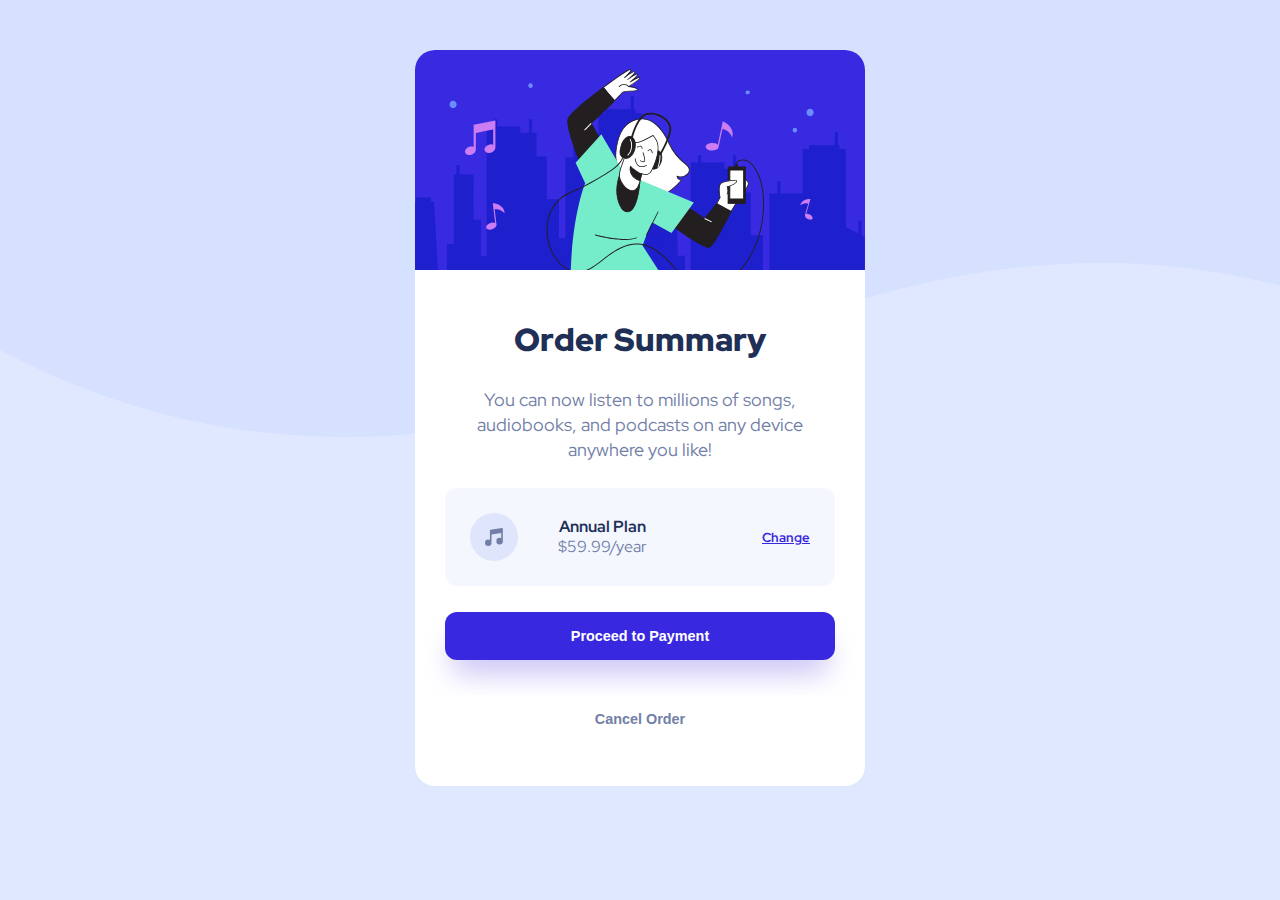
<file: order-summary-component/index.html>
<!DOCTYPE html>
<html lang="en">
<head>
  <meta charset="UTF-8">
  <meta name="viewport" content="width=device-width, initial-scale=1.0"> <!-- displays site properly based on user's device -->

  <link rel="icon" type="image/png" sizes="32x32" href="./images/favicon-32x32.png">

  <link rel="preconnect" href="https://fonts.googleapis.com">
  <link rel="preconnect" href="https://fonts.gstatic.com" crossorigin>
  <link href="https://fonts.googleapis.com/css2?family=Red+Hat+Display:wght@500;700;900&display=swap" rel="stylesheet"> 

  <title>Frontend Mentor | Order summary card</title>

  <link rel="stylesheet" href="styles.css">
</head>
<body>
  <div class="card">
    <img class="hero-image" src="./images/illustration-hero_mod.svg" alt="Hero Image">
    <div class="container">
      <h2 class="title">Order Summary</h2>
      <p class="order-description"> 
        You can now listen to millions of songs, audiobooks, and podcasts on any device anywhere you like!
      </p>
      <div class="plan-container">
        <img src="./images/icon-music.svg" alt="Icon Music">
        <div class="plan-description">
          <strong>Annual Plan</strong>
          <p>$59.99/year</p>
        </div>
        <a href="#">Change</a>
      </div>
      <button class="proceed-button">Proceed to Payment</button>
      <button class="cancel-button">Cancel Order</button>
    </div>
  </div>

<!--

  
  <div class="attribution">
    Challenge by <a href="https://www.frontendmentor.io?ref=challenge" target="_blank">Frontend Mentor</a>. 
    Coded by <a href="#">fal</a>.
  </div>
-->

</body>
</html>
</file>
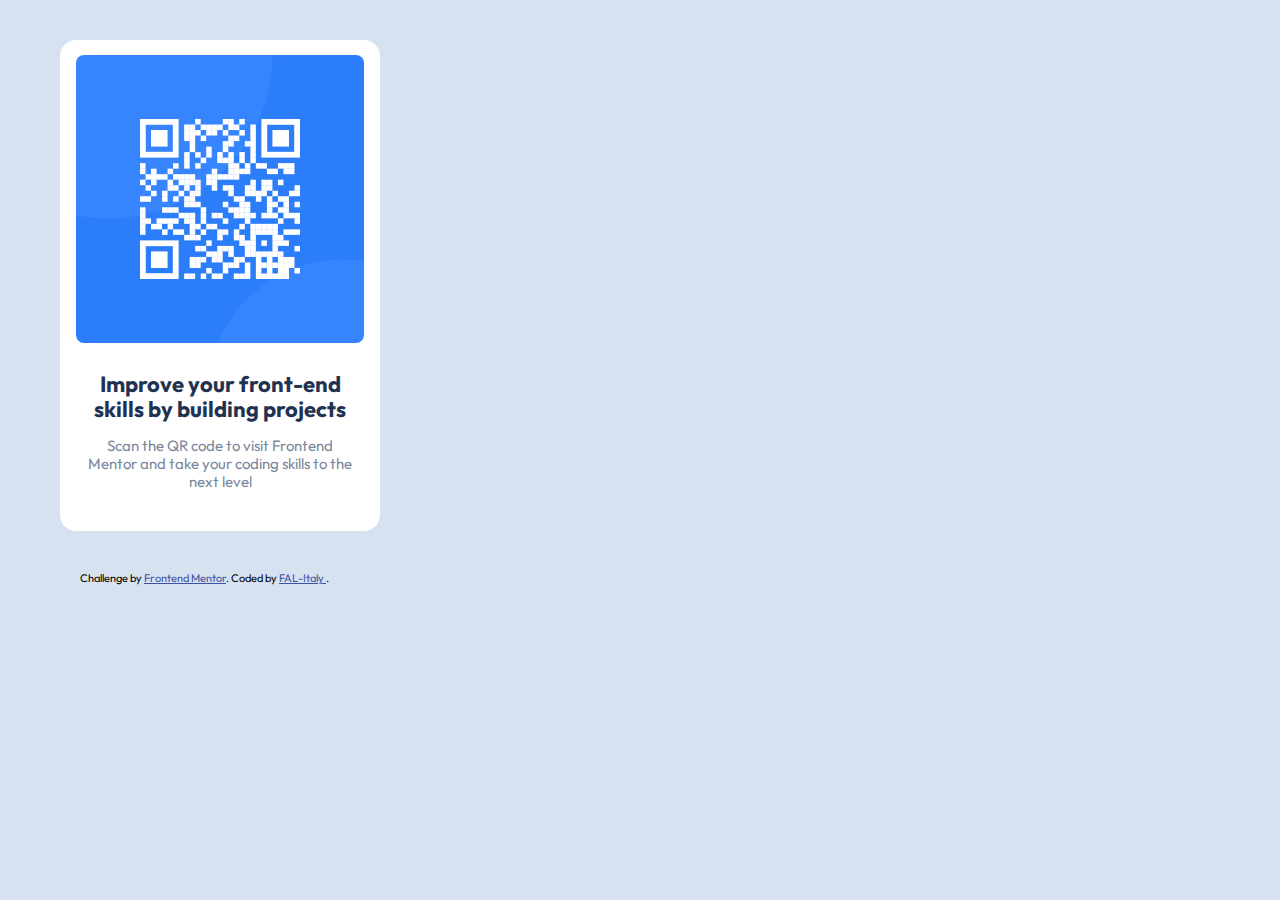
<file: qr-code-component/index.html>
<!DOCTYPE html>
<html lang="en">
<head>
  <meta charset="UTF-8">
  <meta name="viewport" content="width=device-width, initial-scale=1.0"> <!-- displays site properly based on user's device -->

  <link rel="icon" type="image/png" sizes="32x32" href="./images/favicon-32x32.png">
  
  <title>Frontend Mentor | QR code component</title>

  <link rel="stylesheet" href="styles.css">
</head>
<body>
  <div class="qr-card">
    <img class="qr-image" src="./images/image-qr-code.png" alt="QR-Code">
    <div class="caption">
      Improve your front-end skills by building projects
    </div>
    <div class="explain">
      Scan the QR code to visit Frontend Mentor and take your coding skills to the next level
    </div>
  </div>
  <div class="attribution">
    Challenge by <a href="https://www.frontendmentor.io?ref=challenge" target="_blank">Frontend Mentor</a>. 
    Coded by <a href="https://www.frontendmentor.io/profile/FAL-Italy">FAL-Italy </a>.
  </div>
</body>
</html>
</file>
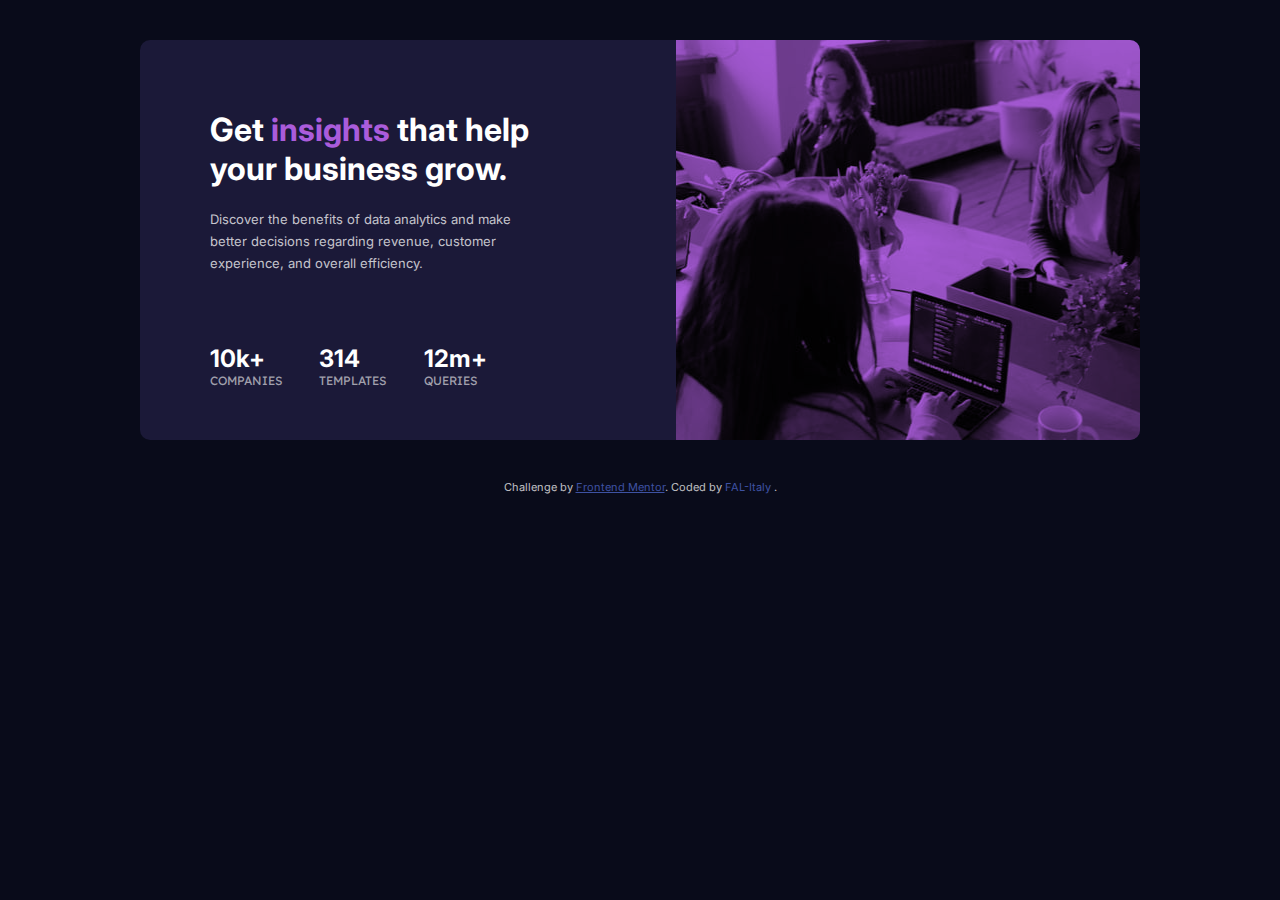
<file: stats-preview-card-component/index.html>
<!DOCTYPE html>
<html lang="en">
<head>
  <meta charset="UTF-8">
  <meta name="viewport" content="width=device-width, initial-scale=1.0"> <!-- displays site properly based on user's device -->

  <link rel="icon" type="image/png" sizes="32x32" href="./images/favicon-32x32.png">
  <link rel="stylesheet" href="styles.css">
  
  <title>Frontend Mentor | Stats preview card component</title>

</head>
<body>
  <div class="card">
    <div class="text-block">
      <p class="caption">Get <dev style="color: var(--soft-violet)"> insights </dev> that help your business grow.</p>
      <br>
      <p class="explain">Discover the benefits of data analytics and make better decisions regarding revenue, customer 
      experience, and overall efficiency.</p>
      <br>
      <div class="container">
        <div class="stats-block"><p><div class="stats">10k+</div><div class="stats-title">COMPANIES</div></p></div>
        <div class="stats-block"><p><div class="stats">314</div><div class="stats-title">TEMPLATES</div></p></div>
        <div class="stats-block"><p><div class="stats">12m+</div><div class="stats-title">QUERIES</div></p></div>
      </div>
    </div>
    <div class="photo"> </div> <!-- <img class="photo" src="./images/image-header-desktop.jpg"> -->
  </div>
  <div class="attribution">
    Challenge by <a href="https://www.frontendmentor.io?ref=challenge" target="_blank">Frontend Mentor</a>. 
    Coded by <a "https://www.frontendmentor.io/profile/FAL-Italy">FAL-Italy </a>.
  </div>
</body>
</html>
</file>
<file: order-summary-component/styles.css>
@import url("https://fonts.googleapis.com/css2?family=Red+Hat+Display:wght@500;700;900&display=swap");

:root {
  --pale-blue: hsl(225, 100%, 94%);
  --bright-blue: hsl(245, 75%, 52%);
  --very-pale-blue: hsl(225, 100%, 98%);
  --desaturated-blue: hsl(224, 23%, 55%);
  --dark-blue: hsl(223, 47%, 23%);
}

* {
  margin: 0;
  padding: 0;
  box-sizing: border-box; /* così calcola la dimensione del box COMPRENDENDO il padding, non AGGIUNGENDOCELO! */
}

body {
  background-image: url(./images/pattern-background-desktop.svg);
  background-repeat: no-repeat;
  background-color: var(--pale-blue);
  font-family: 'Red Hat Display', sans-serif;
  font-size: 16px;
}

.card {
  margin: 50px auto;
  width: 450px;
  background-color: white;
  color: var(--desaturated-blue);
  border-radius: 20px;
  overflow: hidden;
}

.title {
  color: var(--dark-blue);
  font-weight: 900;
  font-size: 32px;
}

.hero-image {
  width: 100%;
  height: 220px;
}

.container {
  padding: 30px;
  display: flex;
  flex-direction: column;
  justify-content: center;
  text-align: center;
  font-size: 18px;
}

.container > * {
  margin: 13px 0;
}

.order-description {
  line-height: 25px;
}

button {
  padding: 1rem 0;
  width: 100%;
  border: none;
  font-weight: 700;
  cursor: pointer;
  font-size: 0.9rem;
  border-radius: 12px
}

.proceed-button {
  background-color: var(--bright-blue);
  box-shadow: 0 20px 30px -8px rgb(197 189 245);
  color: white;
}

.proceed-button:hover {
  opacity: 0.8
}

.cancel-button {
  background-color: white;
  color: var(--desaturated-blue);
  margin-top: 22px;
}


.cancel-button:hover {
  color: black;
}

.plan-container {
  font-size: 16px;
  background-color: var(--very-pale-blue);
  padding: 25px;
  width: 100%;
  border-radius: 12px;
  display: flex;
  flex-direction: row;
  justify-content: space-between;
  align-items: center;
}

.plan-container strong {
  color: var(--dark-blue)
}

.plan-container a {
  color: var(--bright-blue);
  font-size: 13px;
  font-weight: 700;
}

.plan-container a:hover {
  text-decoration: none;
  opacity: 0.8;
}

.plan-description {
  line-height: 20px;
  margin-right: 75px;
}
</file>
<file: qr-code-component/styles.css>
@import url('https://fonts.googleapis.com/css2?family=Outfit:wght@400;700&display=swap');

:root {
  --light-gray: hsl(212, 45%, 89%);
  --grayish-blue: hsl(220, 15%, 55%);
  --dark-blue: hsl(218, 44%, 22%);
}

* {
  margin: 0;
  padding: 0;
  box-sizing: border-box; /* così calcola la dimensione del box COMPRENDENDO il padding, non AGGIUNGENDOCELO! */
}

body {
  background-color: var(--light-gray);
  font-family: 'Outfit', sans-serif;
  font-size: 15px;
}

.qr-card {
  margin: 40px 60px;
  width: 320px;
  background-color: white;
  color: var(--grayish-blue);
  border-radius: 16px;
  overflow: hidden;
  text-align: center;
}

.caption {
  color: var(--dark-blue);
  font-weight: 700;
  font-size: 22px;
  margin-top: 10px;
  margin-bottom: 12px;
  margin-left: 28px;
  margin-right: 28px;
  line-height: 25px;
}

.explain {
  margin-top: 15px;
  margin-bottom: 40px;
  margin-left: 28px;
  margin-right: 28px;
  line-height: 18px;
}

.qr-image {
  width: 90%;
  margin: 15px;
  border-radius: 8px;
}


.attribution { font-size: 11px; text-align: left; margin: auto 80px; }
.attribution a { color: hsl(228, 45%, 44%); }
</file>
<file: stats-preview-card-component/styles.css>
@import url('https://fonts.googleapis.com/css2?family=Inter:wght@400;700&family=Lexend+Deca&display=swap');

:root {
  --paragraph-white: hsla(0, 0%, 100%, 0.75);
  --stat-heading-white: hsla(0, 0%, 100%, 0.6);
  --soft-violet: hsl(277, 64%, 61%);
  --soft-violet-transparent: hsla(277, 64%, 61%, 0.6);
  --dark-desaturated-blue: hsl(244, 38%, 16%);
  --very-dark-blue: hsl(233, 47%, 7%);
}

* {
  margin: 0;
  padding: 0;
  box-sizing: border-box; /* così calcola la dimensione del box COMPRENDENDO il padding, non AGGIUNGENDOCELO! */
}

body {
  background-color: var(--very-dark-blue);
  font-family: 'Inter', sans-serif;
}

.card {
  margin: 40px auto;
  width: 1000px;
  height: 400px;
  display: flex;
  flex-direction: row;
  background-color: var(--dark-desaturated-blue);
  color: var(--paragraph-white);
  border-radius: 10px;
  overflow: hidden;
}

.text-block {
  margin: 70px;
  flex-direction: column;
  width: 46%
}

.caption {
  font-size: 32px;
  font-weight: 700;
  color: white;
  margin-right: 50px;
}

.explain {
  font-size: 13px;
  line-height: 22px;
  margin-right: 80px;
}

.container {
  width: 70%;
  display: flex;
  flex-direction: row;
  justify-content: space-between;
  font-size: 18px;
}

.stats-block {
  flex-direction: column;
  margin-top: 50px;
}

.stats {
  font-size: 24px;
  font-weight: bold;
  color: white;
  margin-bottom: 0;
  padding-bottom: 0;
}

.stats-title {
  font-family: 'Lexend Deca';
  font-weight: 400;
  font-size: 12px;
  padding-top: 0;
  margin-top: 0;
  color: var(--stat-heading-white);
}

.graphic {
  padding: 0;
  margin: 0;
  width: 52%;
  height: 100%;
  isolation: isolate;
}

.photo {
  height: 100%;
  width: 54%;
  background-image: url("./images/image-header-desktop.jpg");
  background-color: var(--soft-violet);
  background-blend-mode: multiply;
}

.attribution {
  color:  var(--paragraph-white);
  font-size: 11px;
  text-align: center;
}
.attribution a { color: hsl(228, 45%, 44%); }
</file>
